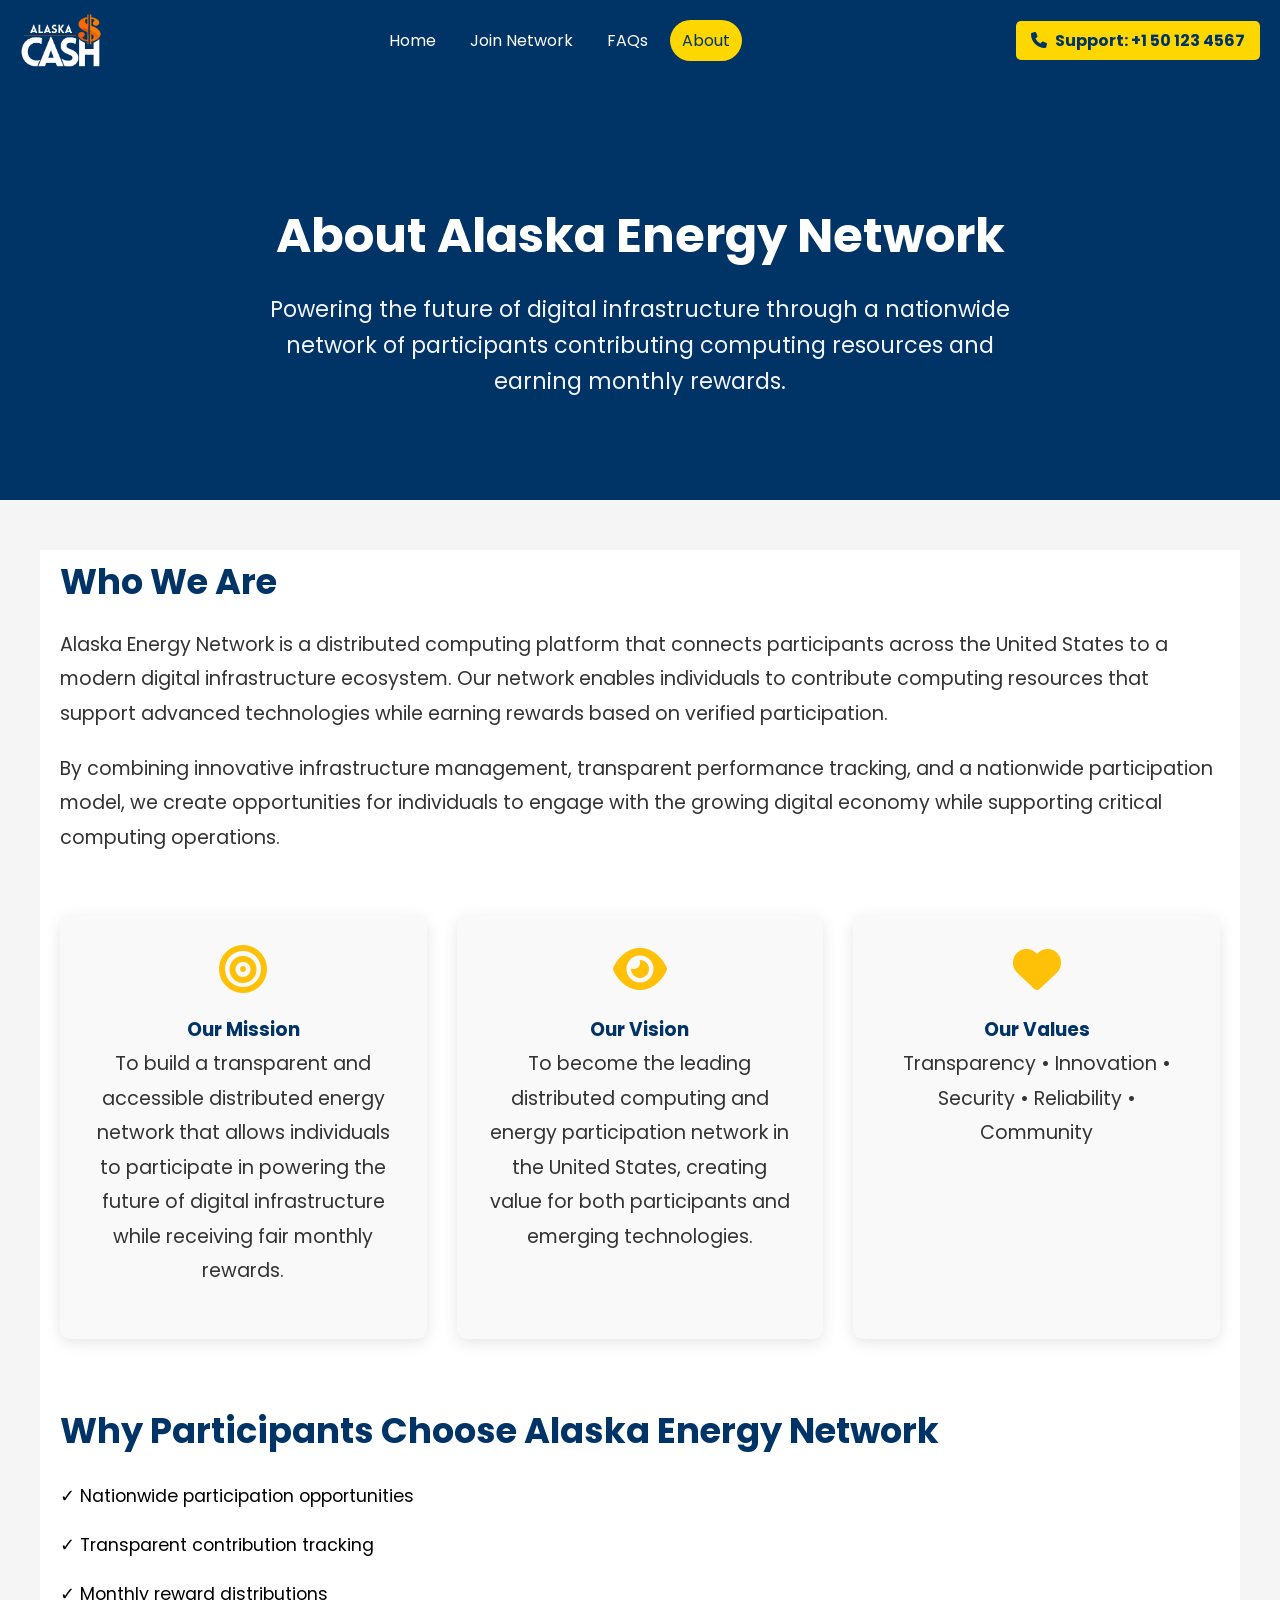
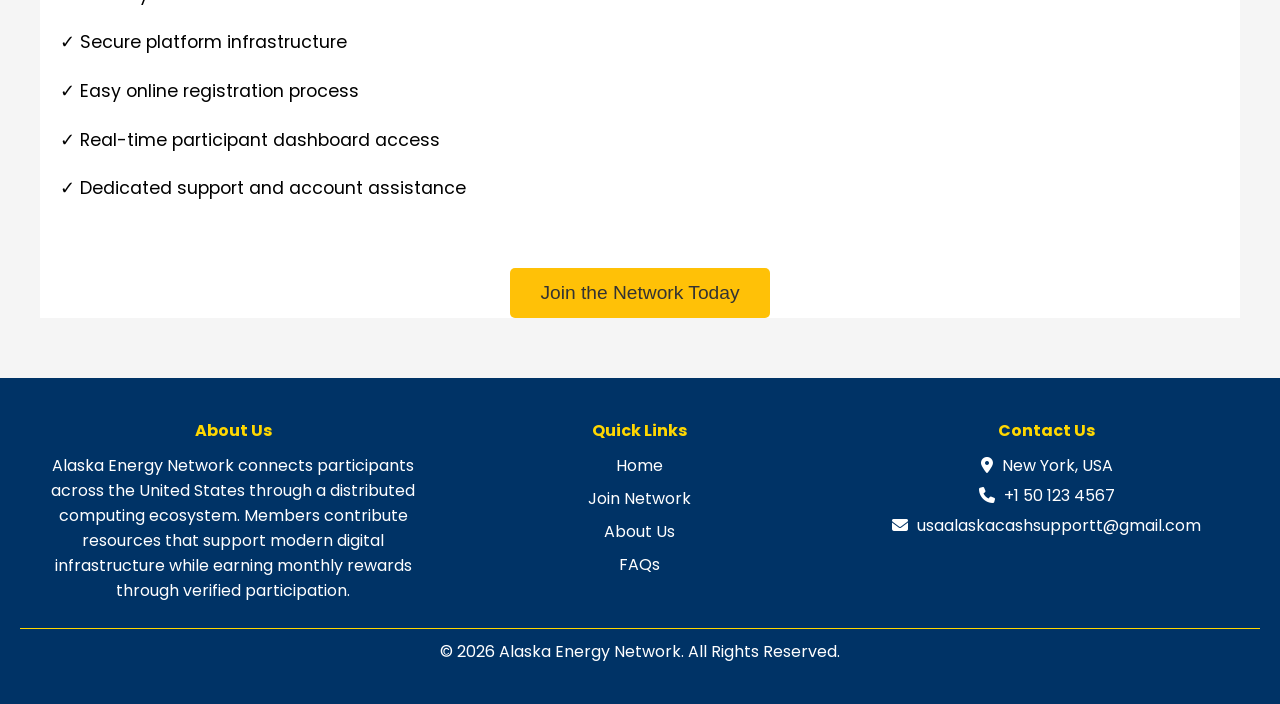
<file: about.html>
<!DOCTYPE html>
<html lang="en">
<head>
    <meta charset="UTF-8" />
    <meta name="viewport" content="width=device-width, initial-scale=1.0" />
    <title>About Us - Alaska Energy Network</title>

    <link rel="stylesheet" href="style.css" />
    <link rel="stylesheet" href="https://cdnjs.cloudflare.com/ajax/libs/font-awesome/6.7.2/css/all.min.css" />
    <link rel="stylesheet" href="https://fonts.googleapis.com/css2?family=Material+Symbols+Outlined" />

    <style>
        header {
            display: flex;
            align-items: center;
            justify-content: space-between;
            padding: 10px 20px;
            background: #003366;
            position: sticky;
            top: 0;
            z-index: 100;
        }

        .logo {
            display: flex;
            align-items: center;
            gap: 10px;
            font-size: 22px;
            font-weight: bold;
            color: #fff;
        }

        .logo-img {
            height: 55px;
            width: auto;
            object-fit: contain;
        }

        nav {
            display: flex;
        }

        nav.active {
            display: block;
        }

        .about-hero {
            background: #003366;
            color: white;
            padding: 120px 20px 100px;
            text-align: center;
        }

        .about-hero h1 {
            font-size: 3rem;
            margin: 0 0 20px 0;
            color: white;
        }

        .about-hero p {
            font-size: 1.4rem;
            max-width: 800px;
            margin: 0 auto;
            line-height: 1.6;
            color: white;
            opacity: 0.95;
        }

        .about-content {
            max-width: 1200px;
            margin: 50px auto;
            padding: 0 20px;
            line-height: 1.8;
        }

        .about-content h2 {
            color: #003366;
            margin-top: 40px;
            font-size: 2.2rem;
        }

        .mission-vision {
            display: grid;
            grid-template-columns: repeat(auto-fit, minmax(300px, 1fr));
            gap: 30px;
            margin: 60px 0;
        }

        .card {
            background: #f9f9f9;
            padding: 30px;
            border-radius: 10px;
            box-shadow: 0 4px 15px rgba(0,0,0,0.1);
            text-align: center;
        }

        .card i {
            font-size: 3rem;
            color: #FFC107;
            margin-bottom: 20px;
        }

        .cta-button {
            background-color: #FFC107;
            color: #333;
            border: none;
            padding: 14px 30px;
            font-size: 1.2rem;
            cursor: pointer;
            border-radius: 5px;
            transition: background-color 0.3s;
        }

        .cta-button a {
            text-decoration: none;
            color: #333;
        }

        .cta-button:hover {
            background-color: #FFCA2C;
        }
    </style>
</head>

<body>

<header>
    <div class="logo">
        <img src="../assets/logo.png" alt="Alaska Energy Network Logo" class="logo-img" />
    </div>

    <i class="fa-solid fa-bars fa-xl"></i>

    <nav>
        <ul>
            <li><a href="./index.html">Home</a></li>
            <li><a href="register.php">Join Network</a></li>
            <li><a href="./faqs.html">FAQs</a></li>
            <li><a href="./about.html" class="active">About</a></li>
        </ul>
    </nav>

    <div class="phone">
        <a href="tel:+1501234567">
            <i class="fa-solid fa-phone"></i>
            Support: +1 50 123 4567
        </a>
    </div>
</header>

<section class="about-hero">
    <h1>About Alaska Energy Network</h1>

    <p>
        Powering the future of digital infrastructure through a nationwide
        network of participants contributing computing resources and earning
        monthly rewards.
    </p>
</section>

<section class="about-content">

    <h2>Who We Are</h2>

    <p>
        Alaska Energy Network is a distributed computing platform that connects
        participants across the United States to a modern digital infrastructure
        ecosystem. Our network enables individuals to contribute computing
        resources that support advanced technologies while earning rewards
        based on verified participation.
    </p>

    <p>
        By combining innovative infrastructure management, transparent
        performance tracking, and a nationwide participation model, we create
        opportunities for individuals to engage with the growing digital
        economy while supporting critical computing operations.
    </p>

    <div class="mission-vision">

        <div class="card">
            <i class="fa-solid fa-bullseye"></i>

            <h3>Our Mission</h3>

            <p>
                To build a transparent and accessible distributed energy network
                that allows individuals to participate in powering the future of
                digital infrastructure while receiving fair monthly rewards.
            </p>
        </div>

        <div class="card">
            <i class="fa-solid fa-eye"></i>

            <h3>Our Vision</h3>

            <p>
                To become the leading distributed computing and energy
                participation network in the United States, creating value for
                both participants and emerging technologies.
            </p>
        </div>

        <div class="card">
            <i class="fa-solid fa-heart"></i>

            <h3>Our Values</h3>

            <p>
                Transparency • Innovation • Security • Reliability • Community
            </p>
        </div>

    </div>

    <h2>Why Participants Choose Alaska Energy Network</h2>

    <ul style="line-height: 2.2; font-size: 1.1em;">
        <li>✓ Nationwide participation opportunities</li>
        <li>✓ Transparent contribution tracking</li>
        <li>✓ Monthly reward distributions</li>
        <li>✓ Secure platform infrastructure</li>
        <li>✓ Easy online registration process</li>
        <li>✓ Real-time participant dashboard access</li>
        <li>✓ Dedicated support and account assistance</li>
    </ul>

    <div style="text-align: center; margin: 60px 0;">
        <button class="cta-button">
            <a href="register.php">
                Join the Network Today
            </a>
        </button>
    </div>

</section>

<footer>

    <div class="footer-container">

        <div class="footer-section">
            <h4>About Us</h4>

            <p>
                Alaska Energy Network connects participants across the United
                States through a distributed computing ecosystem. Members
                contribute resources that support modern digital infrastructure
                while earning monthly rewards through verified participation.
            </p>
        </div>

        <div class="footer-section">
            <h4>Quick Links</h4>

            <ul>
                <li><a href="index.html">Home</a></li>
                <li><a href="register.php">Join Network</a></li>
                <li><a href="about.html">About Us</a></li>
                <li><a href="faqs.html">FAQs</a></li>
            </ul>
        </div>

        <div class="footer-section">
            <h4>Contact Us</h4>

            <p>
                <i class="fa-solid fa-location-dot"></i>
                New York, USA
            </p>

            <p>
                <i class="fa-solid fa-phone"></i>
                <a href="tel:+1501234567">+1 50 123 4567</a>
            </p>

            <p>
                <i class="fa-solid fa-envelope"></i>
                <a href="mailto:usaalaskacashsupportt@gmail.com">
                    usaalaskacashsupportt@gmail.com
                </a>
            </p>
        </div>

    </div>

    <div class="footer-bottom">
        <p>&copy; 2026 Alaska Energy Network. All Rights Reserved.</p>
    </div>

</footer>

<script>
    const menuIcon = document.querySelector('.fa-bars');
    const navMenu = document.querySelector('nav');

    menuIcon.addEventListener('click', () => {
        navMenu.classList.toggle('active');
    });
</script>

</body>
</html>
</file>
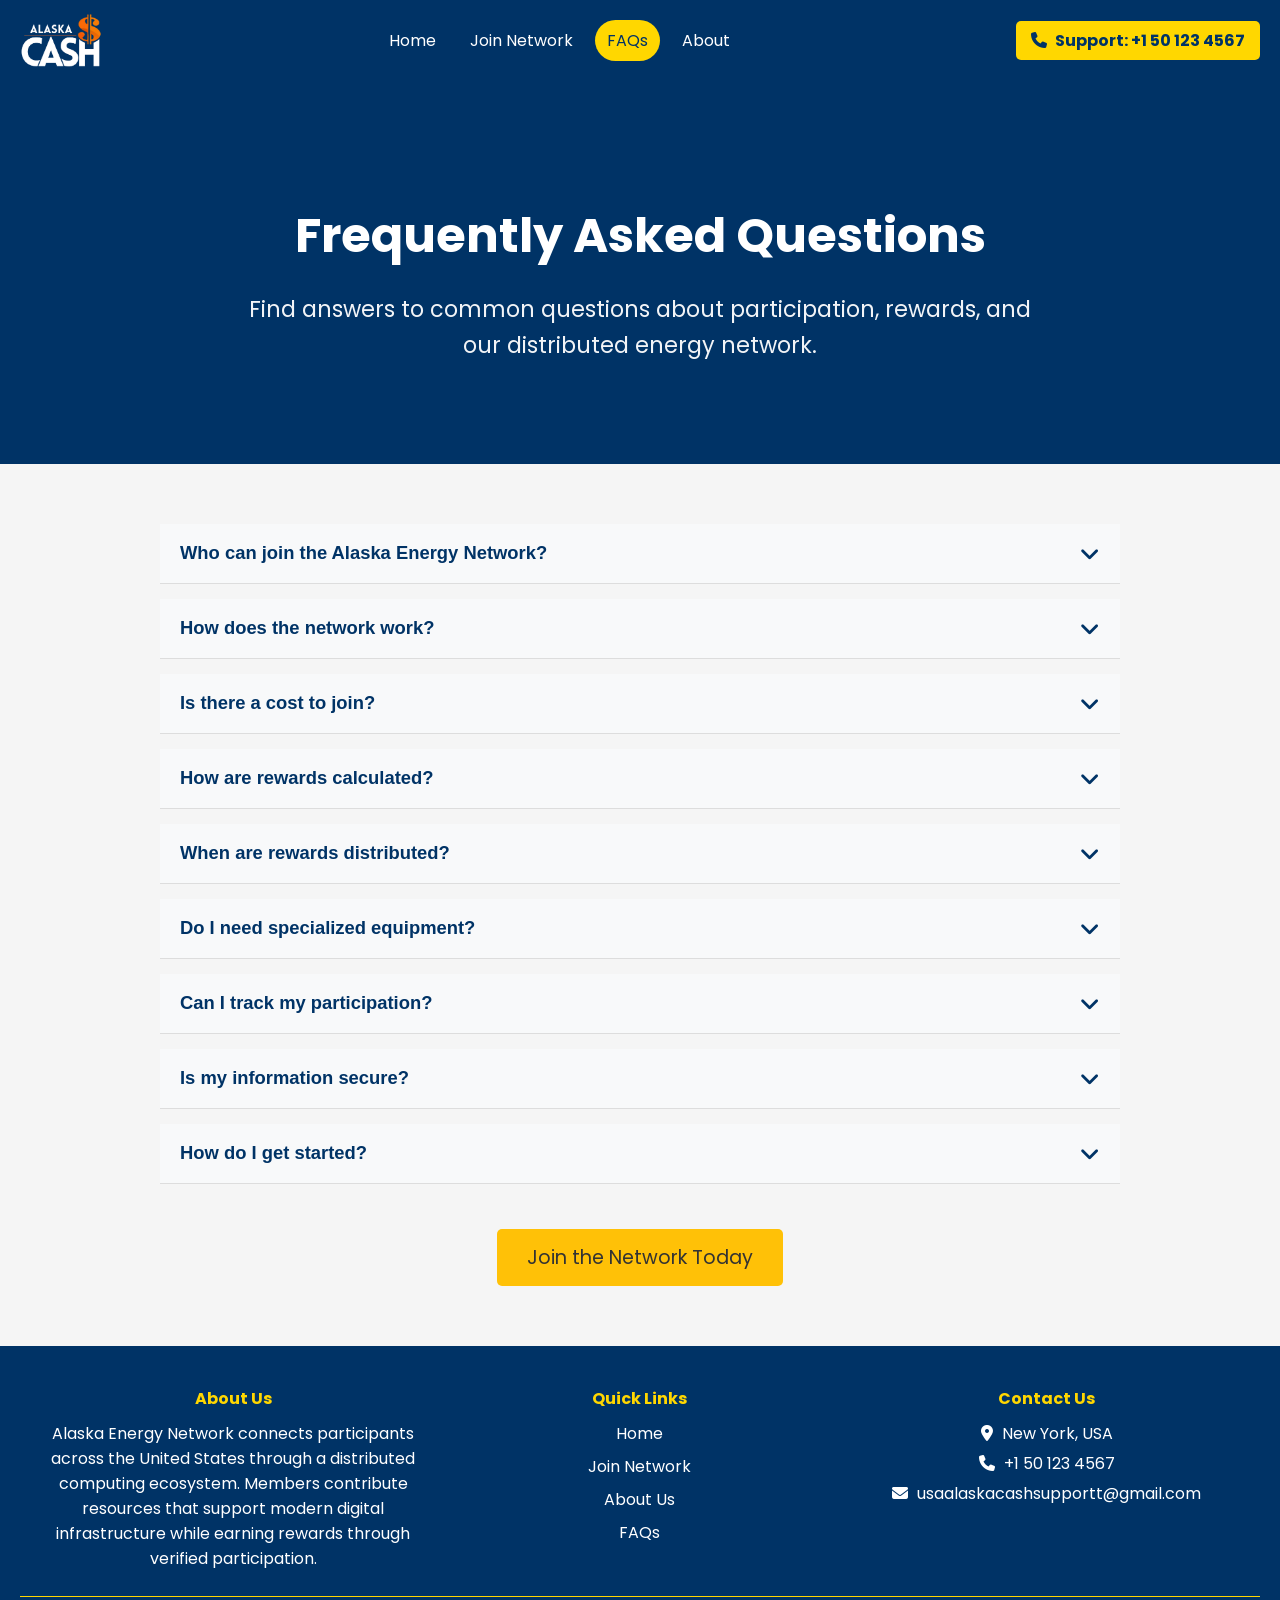
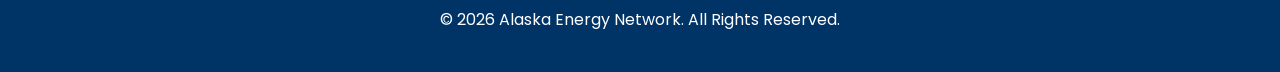
<file: faqs.html>
<!DOCTYPE html>
<html lang="en">
<head>
    <meta charset="UTF-8" />
    <meta name="viewport" content="width=device-width, initial-scale=1.0" />
    <title>FAQs - Alaska Energy Network | Frequently Asked Questions</title>

    <link rel="stylesheet" href="style.css" />
    <link rel="stylesheet" href="https://cdnjs.cloudflare.com/ajax/libs/font-awesome/6.7.2/css/all.min.css" />

    <style>
        header {
            display: flex;
            align-items: center;
            justify-content: space-between;
            padding: 10px 20px;
            background: #003366;
            position: sticky;
            top: 0;
            z-index: 100;
        }

        .logo {
            display: flex;
            align-items: center;
            gap: 10px;
            font-size: 22px;
            font-weight: bold;
            color: #fff;
        }

        .logo-img {
            height: 55px;
            width: auto;
            object-fit: contain;
        }

        nav {
            display: flex;
        }

        nav.active {
            display: block;
        }

        .faqs-hero {
            background: #003366;
            color: white;
            padding: 120px 20px 100px;
            text-align: center;
        }

        .faqs-hero h1 {
            font-size: 3rem;
            margin: 0 0 20px 0;
            color: white;
        }

        .faqs-hero p {
            font-size: 1.4rem;
            max-width: 800px;
            margin: 0 auto;
            line-height: 1.6;
            color: white;
            opacity: 0.95;
        }

        .faqs-container {
            max-width: 1000px;
            margin: 60px auto;
            padding: 0 20px;
        }

        .faq-item {
            margin-bottom: 15px;
            border-bottom: 1px solid #ddd;
        }

        .faq-question {
            width: 100%;
            text-align: left;
            padding: 18px 20px;
            background: #f8f9fa;
            border: none;
            font-size: 1.15rem;
            font-weight: 600;
            cursor: pointer;
            display: flex;
            justify-content: space-between;
            align-items: center;
            color: #003366;
            transition: background 0.3s;
        }

        .faq-question:hover {
            background: #e9ecef;
        }

        .faq-question::after {
            content: '\f107';
            font-family: 'Font Awesome 6 Free';
            font-weight: 900;
            font-size: 1.4rem;
        }

        .faq-question.active::after {
            content: '\f106';
        }

        .faq-answer {
            padding: 0 20px;
            max-height: 0;
            overflow: hidden;
            transition: max-height 0.4s ease, padding 0.4s ease;
            background: #fff;
        }

        .faq-answer p {
            padding: 20px 0;
            line-height: 1.7;
            color: #444;
        }

        .faq-answer.active {
            max-height: 500px;
            padding: 0 20px 20px;
        }

        .cta-button {
            background-color: #FFC107;
            color: #333;
            border: none;
            padding: 14px 30px;
            font-size: 1.2rem;
            cursor: pointer;
            border-radius: 5px;
            transition: background-color 0.3s;
            display: inline-block;
            text-decoration: none;
            margin-top: 30px;
        }

        .cta-button:hover {
            background-color: #FFCA2C;
        }
    </style>
</head>

<body>

<header>
    <div class="logo">
        <img src="../assets/logo.png" alt="Alaska Energy Network Logo" class="logo-img" />
    </div>

    <i class="fa-solid fa-bars fa-xl"></i>

    <nav>
        <ul>
            <li><a href="./index.html">Home</a></li>
            <li><a href="register.php">Join Network</a></li>
            <li><a href="./faqs.html" class="active">FAQs</a></li>
            <li><a href="./about.html">About</a></li>
        </ul>
    </nav>

    <div class="phone">
        <a href="tel:+1501234567">
            <i class="fa-solid fa-phone"></i>
            Support: +1 50 123 4567
        </a>
    </div>
</header>

<section class="faqs-hero">
    <h1>Frequently Asked Questions</h1>
    <p>
        Find answers to common questions about participation,
        rewards, and our distributed energy network.
    </p>
</section>

<div class="faqs-container">

    <div class="faq-item">
        <button class="faq-question">
            Who can join the Alaska Energy Network?
        </button>
        <div class="faq-answer">
            <p>
                Any eligible U.S. resident with access to a compatible device
                and internet connection may apply to participate in the network,
                subject to verification and regional availability.
            </p>
        </div>
    </div>

    <div class="faq-item">
        <button class="faq-question">
            How does the network work?
        </button>
        <div class="faq-answer">
            <p>
                Participants contribute computing resources that help support
                digital infrastructure and network operations. Contributions are
                measured through our monitoring systems and may qualify for
                monthly rewards based on verified activity.
            </p>
        </div>
    </div>

    <div class="faq-item">
        <button class="faq-question">
            Is there a cost to join?
        </button>
        <div class="faq-answer">
            <p>
                Registration is simple and accessible. Any participation
                requirements, eligibility criteria, or operational costs will be
                clearly disclosed during the registration process.
            </p>
        </div>
    </div>

    <div class="faq-item">
        <button class="faq-question">
            How are rewards calculated?
        </button>
        <div class="faq-answer">
            <p>
                Rewards are based on verified participation metrics,
                network activity, contribution levels, and regional
                performance factors.
            </p>
        </div>
    </div>

    <div class="faq-item">
        <button class="faq-question">
            When are rewards distributed?
        </button>
        <div class="faq-answer">
            <p>
                Eligible participants receive reward distributions on
                a monthly basis according to the network's payout
                schedule and verification process.
            </p>
        </div>
    </div>

    <div class="faq-item">
        <button class="faq-question">
            Do I need specialized equipment?
        </button>
        <div class="faq-answer">
            <p>
                Most participants can get started using compatible
                computing devices. Specific technical requirements
                will be provided during registration.
            </p>
        </div>
    </div>

    <div class="faq-item">
        <button class="faq-question">
            Can I track my participation?
        </button>
        <div class="faq-answer">
            <p>
                Yes. Participants receive access to a dashboard where
                they can monitor activity, contribution metrics,
                reward eligibility, and account information in real time.
            </p>
        </div>
    </div>
    <div class="faq-item">
        <button class="faq-question">
            Is my information secure?
        </button>
        <div class="faq-answer">
            <p>
                Absolutely. We use industry-standard security measures,
                encryption technologies, and privacy protections to safeguard
                participant information and network data.
            </p>
        </div>
    </div>

    <div class="faq-item">
        <button class="faq-question">
            How do I get started?
        </button>
        <div class="faq-answer">
            <p>
                Simply create an account, complete the verification process,
                and follow the setup instructions provided within your
                participant dashboard.
            </p>
        </div>
    </div>

    <div style="text-align: center;">
        <a href="register.php" class="cta-button">
            Join the Network Today
        </a>
    </div>

</div>

<footer>
    <div class="footer-container">

        <div class="footer-section">
            <h4>About Us</h4>
            <p>
                Alaska Energy Network connects participants across the United
                States through a distributed computing ecosystem. Members
                contribute resources that support modern digital infrastructure
                while earning rewards through verified participation.
            </p>
        </div>

        <div class="footer-section">
            <h4>Quick Links</h4>
            <ul>
                <li><a href="index.html">Home</a></li>
                <li><a href="register.php">Join Network</a></li>
                <li><a href="about.html">About Us</a></li>
                <li><a href="faqs.html">FAQs</a></li>
            </ul>
        </div>

        <div class="footer-section">
            <h4>Contact Us</h4>

            <p>
                <i class="fa-solid fa-location-dot"></i>
                New York, USA
            </p>

            <p>
                <i class="fa-solid fa-phone"></i>
                <a href="tel:+1501234567">+1 50 123 4567</a>
            </p>

            <p>
                <i class="fa-solid fa-envelope"></i>
                <a href="mailto:usaalaskacashsupportt@gmail.com">
                    usaalaskacashsupportt@gmail.com
                </a>
            </p>
        </div>

    </div>

    <div class="footer-bottom">
        <p>&copy; 2026 Alaska Energy Network. All Rights Reserved.</p>
    </div>
</footer>

<script>
    // Mobile Menu
    const menuIcon = document.querySelector('.fa-bars');
    const navMenu = document.querySelector('nav');

    menuIcon.addEventListener('click', () => {
        navMenu.classList.toggle('active');
    });

    // FAQ Accordion
    document.querySelectorAll('.faq-question').forEach(button => {

        button.addEventListener('click', () => {

            const answer = button.nextElementSibling;
            const isActive = button.classList.contains('active');

            document.querySelectorAll('.faq-question')
                .forEach(btn => btn.classList.remove('active'));

            document.querySelectorAll('.faq-answer')
                .forEach(ans => ans.classList.remove('active'));

            if (!isActive) {
                button.classList.add('active');
                answer.classList.add('active');
            }

        });

    });
</script>

</body>
</html>
</file>
<file: style.css>
@import url('https://fonts.googleapis.com/css2?family=Poppins:ital,wght@0,100;0,200;0,300;0,400;0,500;0,600;0,700;0,800;0,900;1,100;1,200;1,300;1,400;1,500;1,600;1,700;1,800;1,900&display=swap');


:root {
    --primary-color: #003366;
    --secondary-color: #FFD700;
    --background-color: #F5F5F5;
    --cta-buttons: #228B22;
    --text-color: #333333;
}

* {
    margin: 0;
    padding: 0;
    box-sizing: border-box;
}
body {
    font-family: 'Poppins', sans-serif;
    background-color: var(--background-color);
}

header {
    width: 100%;
    height: 80px;
    background-color: var(--primary-color);

    display: flex;
    justify-content: space-between;
    align-items: center;
    padding: 0 120px;
}

.logo {
    color: white;
    font-size: 1.5rem;
    font-weight: bold;
}

i.fa-bars {
    display: none;
}

nav ul {
    list-style-type: none;
    display: flex;
}

nav ul li a {
    display: block;
    color: #fff;
    font-size: 1rem;
    padding: 8px 12px;
    border-radius: 50px;
    -webkit-border-radius: 50px;
    -moz-border-radius: 50px;
    -ms-border-radius: 50px;
    -o-border-radius: 50px;
    transition:0.2s ease-in-out;
    -webkit-transition:0.2s ease-in-out;
    -moz-transition:0.2s ease-in-out;
    -ms-transition:0.2s ease-in-out;
    -o-transition:0.2s ease-in-out;

    margin: 0 5px;
    text-decoration: none;
}

nav ul li a:hover {
    background-color: var(--secondary-color);
    color: var(--primary-color);
}

nav ul li a.active {
    background-color: var(--secondary-color);
    color: var(--primary-color);
}



/* HEADER */

/* 00 COMMENT 000 */
/* header {
    display: flex;
    justify-content: space-between;
    align-items: center;
    height: 80px;
    padding: 0 50px;
    background-color: var(--primary-color);
} */


/* .logo {
    color: white;
} */

/* nav ul {
    list-style-type: none;
    display: flex;
} */


/* nav ul li a{
    padding: 10px;
    margin: 5px;
    text-decoration: none;
    color: white;
} */

/* nav ul li a.active, nav ul li a:hover {
    color: var(--secondary-color);
    transition: .5s;
    -webkit-transition: .5s;
    -moz-transition: .5s;
    -ms-transition: .5s;
    -o-transition: .5s;
} */

.phone.fa-phone, .phone {
    color: var(--secondary-color);

}

.fa-phone {
    margin-right: 5px;
}

/* .fa-caret-down {
    color: white;
    margin-left: 8px;
} */

/* nav ul li {
    position: relative;
} */

/* 00 END OF COMMENTS 00 */

/* dropdown section */
/* #drop-down {
    display: flex;
    flex-direction: column;

    position: absolute;
    width: 100px;
    background-color: red;

    left: -50%;
} */

/* nav ul li ul#drop-down li {
    display: block;
} */
/* 
nav ul li ul#drop-down{
    width: 100%;
    position: absolute;
    z-index: 999;
    display: none;
} */

/* nav ul li:hover ul#drop-down {
    display: block;
} */

/* 00 END OF 000 */

/* DROPDOWN */
/* .dropdown {
    position: relative;
}

.submenu {
    display: none;
    position: absolute;
    top: 100%;
    left: 0;
    background-color: #0a3d62;
    min-width: 160px;
    border-radius: 5px;
    box-shadow: 0 4px 6px rgba(0, 0, 0, 0.2);
    list-style-type: none;
    padding: 0;
}

.submenu li a {
    color: white;
    padding: 10px;
    display: block;
}

.submenu li a:hover {
    background-color: var(--secondary-color);
    color: var(--text-color);
} */

/* Show submenu on hover */
.dropdown:hover .submenu {
    display: block;
}



.checkbtn #btn, .checkbtn #cancel {
    font-size: 30px;
    float: right;
    line-height: 80px;
    cursor: pointer;
    display: none;
}

#check {
    display: none;
}

.fa-location-dot, .footer-section.fa-phone, .fa-envelope{
    margin-right: 5px;
}

.phone a {
    background-color: var(--secondary-color); 
    color: var(--primary-color); 
    padding: 8px 15px;
    text-decoration: none;
    font-weight: bold;
    border-radius: 5px;
    transition: background 0.3s ease-in-out;
}

.phone a:hover {
    background-color: var(--cta-buttons); 
    color: white;
} 




.login-btn {
    display: none;
    background-color: var(--secondary-color);
    padding: 8px 20px;
    color: var(--text-color);
    border-radius: 12px;
    text-decoration: none;
    /*display: inline-block;
    */transition: background 0.3s ease;
    font-weight: bold;
    border: solid 1px var(--secondary-color);
    /*padding: 12px 24px;
    */
    -webkit-border-radius: 12px;
    -moz-border-radius: 12px;
    -ms-border-radius: 12px;
    -o-border-radius: 12px;
}

.login-btn:hover {
    background-color: #ebd453;
}

.login-btn a {
    text-decoration: none;
    color: var(--text-color);
}



/* HERO SECTION */
.hero {

    background-color: var(--primary-color);
    color: white;
    padding: 60px 20px;

}

.hero-container {
    max-width: 1100px;
    margin: 0 auto;
    display: flex;
    align-items: center;
    justify-content: center;
}

.hero p {
    color: white;
}

.hero-content {
    display: flex;
    align-items: center;
    gap: 40px;

    flex-wrap: wrap;
    justify-content: center;
}



.hero-text {
    flex: 1;
    max-width: 50%;
}

.hero-text h1 {
    font-size: 2.1rem;
    font-weight: bold;
    margin-bottom: 15px;
}

.hero-text p {
    font-size: 1.1rem;
    margin-bottom: 20px;
}

.btn {
    /* background-color: #f39c12; */
    /* background-color: #EFE7DA; */
    background-color: var(--secondary-color);
    color: var(--text-color);
    font-size: 1.1rem;
    font-weight: bold;
    padding: 12px 24px;
    border-radius: 8px;
    text-decoration: none;
    display: inline-block;
    transition: background 0.3s ease;
}

.btn:hover {
    background-color: #fccf4a;
}

.hero-image {
    flex: 1;
    text-align: right;

    /* flex-basis: 100%; */
}

.hero-image img {
    max-width: 100%;
    height: auto;
    border-radius: 10px;
}



@media (max-width:768px){

    
   
    /* i.fa-bars {
        display: block;
        font-size: 1.5rem;
        color: white;
        cursor: pointer;

        position: absolute;
        top: 40px;
        right: 40px;
}
    nav {
        position: absolute;
        top: 80px;
        right: 0;
        width: 100vw;
        background-color: var(--primary-color);
        transition: 0.2s ease in ease-in-out    ;
        -webkit-transition: 0.2s ease in ease-in-out    ;
        -moz-transition: 0.2s ease in ease-in-out    ;
        -ms-transition: 0.2s ease in ease-in-out    ;
        -o-transition: 0.2s ease in ease-in-out    ;

        display: block;
} */
}

/* HOW IT WORKS SECTION */

.fa-1, .fa-2, .fa-3 {
    color: #fff;
    /* background-color: var(--primary-color); */
    /* padding: 40px; */
    
}
.dimensions {
    width: 100px;
    height: 100px;
    background-color: var(--primary-color);

    display: flex;
    align-items: center;
    justify-content: center;

    border-radius: 50%;
    -webkit-border-radius: 50%;
    -moz-border-radius: 50%;
    -ms-border-radius: 50%;
    -o-border-radius: 50%;

    text-align: center;

    margin: 0 auto;
    

}
h2 {
    font-size: 2.5rem;
    font-weight: bold;
    margin-bottom: 30px;
    /* color: #0a3d62; */
    color: var(--primary-color)
}

.how-it-works {
    background-color: #f4f4f4;
    text-align: center;
    padding: 90px 20px 110px 20px;
}

.container, .container-loan-container {
    max-width: 1000px;
    margin: 0 auto;
}


.container-loan-container h1 {
    text-align: center;
}

.container-loan-container p {
    margin: 0;
    text-align: center;
    margin-bottom: 30px;
    font-size: 1rem;
    font-weight: bold;
    
}
.how-it-works-container {
    max-width: 1000px;
    margin: 0 auto;
}
.steps {
    display: grid;
    grid-template-columns: repeat(auto-fit, minmax(300px, 1fr));
    gap: 2rem;
}

.step {
    background-color: white;
    border-radius: 8px;
    box-shadow: 0 4px 6px rgba(0, 0, 0, 0.1);
    overflow: hidden;
    transition: box-shadow 0.3s ease;
    display: flex;
    flex-direction: column;
    border-top: 4px solid var(--primary-color);
    padding: 30px;
}


/* @media (max-width: 768px){
    .steps {
        display: flex;
        flex-direction: column;
        justify-content: center;
    }

    .step {
        align-self: center;
    }
} */
/* .steps {
    display: flex;
    justify-content: space-between;
    gap: 20px;
    flex-wrap: wrap;
}

.step {
    background: white;
    padding: 20px;
    border-radius: 10px;
    box-shadow: 0 4px 8px rgba(0, 0, 0, 0.1);
    width: 30%;
    min-width: 250px;
    transition: transform 0.3s ease;

    text-align: center;
    display: flex;
    justify-content: center;
    flex-direction: column;
} */



/* .step:hover {
    transform: translateY(-5px);
}

.step-icon {
    font-size: 2.5rem;
    margin-bottom: 15px;
}

.step h3 {
    font-size: 1.5rem;
    margin-bottom: 10px;
    color: var(--primary-color);
} */

p {
    font-size: 1rem;
    color: var(--text-color);
    /* color: #555; */
}


.material-symbols-outlined {
  font-variation-settings:
  'FILL' 0,
  'wght' 400,
  'GRAD' 0,
  'opsz' 24
}

.material-symbols-outlined {
    font-size: 36px;
}


/* FEATURES */
.accordion {
    /* width: 900px; */
    max-width: 900px;
    margin: 30px auto;
}

@media (min-width: 1200px){
    
}

.small-container {
    /* background-color: #6200B3; */
    background-color: var(--primary-color);
    padding: 60px 50px;
    color: white;
    text-align: center;
}
.small-container p {
    color: white;
    font-size: 1.1rem !important;
}

.small-container h1 {
    font-size: 2rem !important;
}

/* #features {
    display: flex;
    flex-direction: column;
    justify-content: center;
} */

.footer-section ul li a {
    text-decoration: underline;
}


/* ABOUT CSS *//* General Styles */
/* body {
    font-family: Arial, sans-serif;
    margin: 0;
    padding: 0;
    color: #333;
    background-color: #f4f4f4;
} */

.container-about {
    max-width: 900px;
    margin: 0 auto;
    padding: 20px;
}

.container-about p{
    color: white;
}
/* Hero Section */
.about-hero {
    /* background-color: #6200B3; */
    background-color: var(--primary-color);
    color: white;
    text-align: center;
}



.about-hero p {
    font-size: 1.2rem;
}

/* About Content */
.about-content {
    background: white;
    padding: 50px 20px;
    max-width: 1200px;
    margin: 0 auto;
    /* text-align: center; */
}

.about-content h2 {
    /* color: #0a3d62; */
    color: var(--primary-color);
    font-size: 2rem;
    margin-bottom: 15px;

}

.about-content p {
    font-size: 1.2rem;
    margin-bottom: 20px;
    color: var(--text-color);
}

.about-content ul {
    list-style: none;
    padding: 0;
}

.about-content ul li {
    font-size: 1.1rem;
    margin: 10px 0;
}

/* Call to Action */
.call-to-action {
    /* background-color: #f39c12;
    text-align: center;
    padding: 50px 20px;
    color: var(--text-color);

    display: flex;
    flex-direction: column; */

    background-color: #f39c12;
    color: white;
    text-align: center;
    padding: 40px 20px;
    border-radius: 12px;
    box-shadow: 0 4px 10px rgba(0, 0, 0, 0.2);
    margin: 20px auto;
    max-width: 600px;
}

.call-to-action h2 {
    font-size: 2rem;
    margin-bottom: 10px;
}

.call-to-action .btn {
    display: inline-block;
    background: var(--primary-color);
    /*color: #f39c12;
    */color: #fff;
    font-size: 1.2rem;
    font-weight: bold;
    padding: 12px 24px;
    border-radius: 8px;
    text-decoration: none;
    margin-top: 10px;
    transition: background 0.3s ease;
    -webkit-transition: background 0.3s ease;
    -moz-transition: background 0.3s ease;
    -ms-transition: background 0.3s ease;
    -o-transition: background 0.3s ease;
}

.call-to-action .btn:hover {
    background: #fff3e0;
}




/* APPLY CSS */


/* Container */
.container-loan {
    display: flex;
    max-width: 1100px;
    margin: 40px auto;
    gap: 20px;
}

/* Loan Application Section */
.loan-form-container {
    flex: 2;
    background: white;
    padding: 30px;
    border-radius: 10px;
    box-shadow: 0 4px 8px rgba(0, 0, 0, 0.1);
}

.loan-form-container h2, h3 {
    /* color: #0a3d62; */
    color: var(--primary-color)
}

.loan-type {
    display: flex;
    gap: 10px;
    margin-bottom: 20px;
}

.loan-btn {
    /* background: #f39c12; */
    background-color: var(--secondary-color);
    color: var(--text-color);
    border: none;
    padding: 10px 15px;
    cursor: pointer;
    border-radius: 5px;
}

/* .loan-btn.active {
    background: #e67e22;
} */

/* Forms */
.loan-form {
    display: block;
}

.hidden {
    display: none;
}

form label {
    display: block;
    margin-top: 10px;
    font-weight: bold;
}

input, select, textarea {
    width: 100%;
    padding: 10px;
    margin-top: 5px;
    border: 1px solid #ccc;
    border-radius: 5px;
}

.submit-btn {
    /* background: #0a3d62; */
    background: #082b46;
    color: white;
    padding: 10px 15px;
    border: none;
    cursor: pointer;
    margin-top: 15px;
    border-radius: 5px;
}

.submit-btn:hover {
    background: #082b46;
}

/* Membership Section */
.membership-section {
    flex: 1;
    /* background: #0a3d62; */
    color: var(--primary-color);
    color: white;
    padding: 30px;
    border-radius: 10px;
    text-align: center;
}

.membership-section .btn {
    /* background: #f39c12; */
    background-color: var(--secondary-color);
    color: white;
    padding: 10px 15px;
    text-decoration: none;
    display: inline-block;
    margin-top: 15px;
    border-radius: 5px;
}

.membership-section .btn:hover {
    background: #e67e22;
}

/* MEMBERSHIP */


/* Membership Application Section */
.membership-application {
    background-color: white;
    padding: 40px;
    border-radius: 10px;
    box-shadow: 0 4px 8px rgba(0, 0, 0, 0.1);
    text-align: center;
}

@media (max-width: 768px){
    
}

.application-form-container h2 {
    /* color: #0a3d62; */
    color: var(--primary-color);
    margin-bottom: 20px;
    margin-top: 12px;
}

.application-form-container p {
    font-size: 1.2rem;
    margin-bottom: 30px;
}

/* Form Styling */
.application-form-container form {
    display: flex;
    flex-direction: column;
    gap: 20px;
    text-align: left;
}

.application-form-container form label {
    font-weight: bold;
    font-size: 1.1rem;
}

.application-form-container form input, select {
    padding: 10px;
    font-size: 1rem;
    width: 100%;
    border: 1px solid #ccc;
    border-radius: 5px;
}

.application-form-container .submit-btn {
    /* background-color: #0a3d62; */
    color: var(--primary-color);
    color: white;
    padding: 12px 20px;
    font-size: 1.2rem;
    font-weight: bold;
    border: none;
    cursor: pointer;
    border-radius: 5px;
    transition: background-color 0.3s ease;
}

.application-form-container .submit-btn:hover {
    /* background-color: #082b46; */
    background-color: var(--primary-color);
}


/* Loan & Savings Plans Section */
.plans {
    text-align: center;
    padding: 50px 20px;
    background-color: #fff; /* Light Gray */
}

.plans h2 {
    color: #003366; /* Deep Blue */
    font-size: 32px;
    margin-bottom: 10px;
}

.plans p {
    color: #333333; /* Dark Gray */
    font-size: 18px;
    margin-bottom: 30px;
}

/* Plans Container */
.plans-container {
    display: flex;
    justify-content: center;
    gap: 30px;
    flex-wrap: wrap;
}

/* Individual Plan Card */
.plan-card {
    background-color: white;
    border-radius: 8px;
    padding: 20px;
    width: 300px;
    box-shadow: 0px 4px 8px rgba(0, 0, 0, 0.1);
    text-align: left;
    border-top: 5px solid #003366; /* Blue border for style */
}

.plan-card h3 {
    color: #003366; /* Deep Blue */
    font-size: 24px;
}

.plan-card p {
    color: #555555; /* Slightly lighter text */
    font-size: 16px;
    margin-bottom: 15px;
}

/* Plan Features */
.plan-card ul {
    list-style: none;
    padding: 0;
}

.plan-card ul li {
    color: #228B22; /* Dark Green */
    font-size: 16px;
    margin-bottom: 8px;
}

/* Plan Button */
.plan-btn {
    display: inline-block;
    margin-top: 15px;
    padding: 10px 15px;
    background-color: #FFD700; /* Gold */
    color: #003366; /* Deep Blue */
    font-weight: bold;
    text-decoration: none;
    border-radius: 5px;
    transition: background 0.3s ease-in-out;
}

.plan-btn:hover {
    background-color: #228B22; /* Dark Green */
    color: white;
}




/* Footer Styles */
footer {
    background-color: var(--primary-color); /* Deep Blue */
    color: white;
    padding: 40px 20px;
    text-align: center;
}

.footer-container {
    /* display: flex;
    justify-content: space-between;
    flex-wrap: wrap;
    max-width: 1200px;
    margin: auto; */

    display: grid;
    grid-template-columns: repeat(auto-fit, minmax(220px, 1fr));
    gap: 20px;
    max-width: 1200px;
    margin: 0 auto;
}

@media (max-width: 768px){
   
}

/* .footer-section {
    flex: 1;
    min-width: 220px;
    padding: 10px;
} */

.footer-section h4 {
    color: var(--secondary-color); /* Gold */
    margin-bottom: 10px;
}

.footer-section ul {
    list-style: none;
    padding: 0;
}

.footer-section ul li {
    margin-bottom: 8px;
}

.footer-section ul li a {
    color: white;
    text-decoration: none;
}

.footer-section ul li a:hover {
    color: #FFD700; /* Gold */
}

.footer-section p {
    margin: 5px 0;
    color: white;
}

.footer-section a {
    color: white; /* Gold */
    text-decoration: none;
}

.footer-section a:hover {
    color: var(--secondary-color); /* Dark Green */
}

/* Social Media Icons */
.social-icons a {
    display: inline-block;
    margin: 5px;
}

.social-icons img {
    width: 24px;
    height: 24px;
}

/* Footer Bottom */
.footer-bottom {
    margin-top: 20px;
    padding-top: 10px;
    border-top: 1px solid var(--secondary-color);

}
.footer-bottom p {
    color: white;
}

.fa-brands {
    font-size: 30px;
}

@media (max-width: 1118px) {
    /* .logo {
        left: 8%;
    } */
}


@media (max-width: 925px) {
    /* header.logo {
        font-size: 30px;
        padding-left: 50px;
        left: 6%;
    }

    nav ul li a {
        font-size: 16px;
    } */
}
/* 
@media (max-width: 858px){
    #btn {
        display: block;
    }


    nav ul {
        position: fixed;
        width: 100%;
        height: 100vh;
        background-color: var(--primary-color);
        color: white;
        top: 80px;
        left: -100%;
        text-align: center;
        transition: all 0.5s;
        -webkit-transition: all 0.5s;
        -moz-transition: all 0.5s;
        -ms-transition: all 0.5s;
        -o-transition: all 0.5s;
    }
    nav ul li {
        display: block;
        margin: 50px 0;
    }

    nav ul li a {
        font-size: 20px;
    }

    nav ul li a:hover, nav ul li a.active {
        background: none;
        color: red;
    }

    #check:checked ~ nav ul {
        left: 0;
    }
} */


/* SECTION LOANS */
.container-loan-container {
    max-width: 1200px;
    /* margin: 0 auto; */
    margin-top: 35px;
    padding: 2rem;
}

.container-loan-container h1 {
    text-align: center;
    color: var(--primary-color);
    font-size: 2.5rem;
    /* margin-bottom: 2.5rem; */
}



.loan-grid {
    display: grid;
    grid-template-columns: repeat(auto-fit, minmax(300px, 1fr));
    gap: 2rem;
}

.loan-card {
    background-color: white;
    border-radius: 8px;
    box-shadow: 0 4px 6px rgba(0, 0, 0, 0.1);
    overflow: hidden;
    transition: box-shadow 0.3s ease;
    display: flex;
    flex-direction: column;
    border-top: 4px solid var(--primary-color);
}

.loan-card:hover {
    box-shadow: 0 10px 15px rgba(0, 0, 0, 0.2);
}

.loan-card-header {
    background: linear-gradient(to right, var(--primary-color), var(--primary-color-light));
    color: white;
    padding: 1.2rem;
}

.loan-card-title {
    margin: 0;
    font-size: 1.5rem;
    text-align: center;
}

.loan-card-content {
    padding: 1.5rem;
    flex-grow: 1;
}

.loan-card-description {
    color: #666;
    margin-bottom: 15px !important;
    text-align: left !important;
}

.feature-list {
    list-style-type: none;
    padding: 0;
    margin: 0;
}

.feature-item {
    display: flex;
    align-items: flex-start;
    margin-bottom: 0.5rem;
}

.feature-icon {
    color: #22c55e;
    margin-right: 0.5rem;
}

.loan-card-footer {
    padding: 1.5rem;
    text-align: center;
}

.apply-button {
    background-color: var(--primary-color);
    color: #fff;
    border: none;
    padding: 0.75rem 1.5rem;
    font-size: 1rem;
    border-radius: 4px;
    cursor: pointer;
    transition: background-color 0.3s ease;
    width: 100%;
}

.apply-button a {
    color: #fff;
    text-decoration: none;
}

.apply-button:hover {
    background-color: #135d96;
}

@media (max-width: 768px) {
    .loan-grid {
        grid-template-columns: 1fr;
    }
    header {
        padding: 0 30px;
        border-bottom: solid 1px #fff;
    }
    /* body {
        font-size: 16px;
    }
    h1 {
        font-size: 28px;
    }
    h2 {
        font-size: 24px;
    }
    button {
        font-size: 16px;
    } */
    .login-btn {
        display: block;
    }
    .hero {
        padding: 20px 5px;
        width: 100%;
    }

    .hero-container {
        margin: 0 5px;
    }
    .hero-content {
        flex-direction: column;
        width: 100%;

    }

    .hero-text {
        max-width: 100%;
        text-align: center;
        padding: 20px;
    }
    .hero-image {
        order: -1;
    }
    /* .phone {
        display: none;
    } */
    .hero p {
        width: 100%;
        font-size: 1rem;
    }

    .hero-text h1 {
        font-size: 1.4rem;
        padding: 5px;
    }

    .hero-text.btn {
        width: 100%;
        padding: 8px 12px;
        font-size: 1rem;
        font-weight: 400;
    }

    i.fa-bars {
        display: block;
        cursor: pointer;
        color: #fff;
    }

    nav {
        height: 0;
        position: absolute;
        top: 80px;
        left: 0;
        right: 0;
        width: 100vw;
        background: var(--primary-color);
        transition: 0.2s ease    ;
        -webkit-transition: 0.2s ease    ;
        -moz-transition: 0.2s ease    ;
        -ms-transition: 0.2s ease    ;
        -o-transition: 0.2s ease    ;
        overflow: hidden;

        z-index: 999;

    }
    nav.active {
        height: 300px;
    }

    nav ul {
        display: block;
        width: fit-content;
        margin: 30px auto 0 auto;
        text-align: center;
        transition: 0.5s    ;
        -webkit-transition: 0.5s    ;
        -moz-transition: 0.5s    ;
        -ms-transition: 0.5s    ;
        -o-transition: 0.5s    ;
        opacity: 0;
    }
    nav.active ul {
        opacity: 1;
    }
    nav ul li a {
        margin-bottom: 12px;
    }

    .phone {
        display: none;
    }

    .logo {
        display: none;
    }

    .faq-container {
        padding: 20px;
    }

    .about-content p, .about-content ul li {
        font-size: 1rem;
        padding: 8px;
    }

    .membership-application {
        padding: 20px;
    }
    .footer-container {
        grid-template-columns: 1fr;
        padding: 20px;
    }

    .member-info-container p {
        font-size: 1rem;
    }

    .cta-button {
        padding: 8px 16px;
        margin-top: 15px;
    }

    .step h3 {
        font-size: 1.3rem;
        margin: 10px 0;
    }

    .how-it-works h2 {
        font-size: 1.5rem;
        margin-bottom: 30px 0;
        /* margin-bottom: 10px; */
    }

    .how-it-works {
        padding-top: 50px;
    }

    .container-loan-container h1 {
        font-size: 1.8rem;
    }

    .footer-container h4 {
        font-size: 1.1rem;
    }
}




/* MEDIA QUERIES */
/* Extra Small (XS) – Mobile Phones (320px – 480px) */
@media (max-width: 480px) {
    /* body {
      font-size: 14px;
    }
    h1 {
      font-size: 24px;
    }
    h2 {
      font-size: 20px;
    }
    button {
      font-size: 14px;
    } */
  }
  
  /* Small (SM) – Large Mobile Phones (481px – 768px) */
  @media (min-width: 481px) and (max-width: 768px) {
    
  }
  
  /* Medium (MD) – Tablets & Small Laptops (769px – 1024px) */
  @media (min-width: 769px) and (max-width: 1024px) {
    /* body {
      font-size: 18px;
    }
    h1 {
      font-size: 32px;
    }
    h2 {
      font-size: 28px;
    }
    button {
      font-size: 18px;
    } */
    /* New */
    .phone {
        display: none;
    }
    header {
        padding: 0 40px;
    }
    .hero {
        padding: 60px 50px;
    }

    .hero-text h1 {
        font-size: 1.8rem;
    }

    .hero-text p {
        font-size: 1.2rem;
    }
    .btn {
        padding: 8px 16px;
        font-size: 1rem;
    }

    i.fa-bars {
        display: block;
        cursor: pointer;
        color: #fff;
    }

    nav {
        height: 0;
        position: absolute;
        top: 80px;
        left: 0;
        right: 0;
        width: 100vw;
        background: var(--primary-color);
        transition: 0.2s ease    ;
        -webkit-transition: 0.2s ease    ;
        -moz-transition: 0.2s ease    ;
        -ms-transition: 0.2s ease    ;
        -o-transition: 0.2s ease    ;
        overflow: hidden;

        z-index: 999;

    }
    nav.active {
        height: 300px;
    }

    nav ul {
        display: block;
        width: fit-content;
        margin: 30px auto 0 auto;
        text-align: center;
        transition: 0.5s    ;
        -webkit-transition: 0.5s    ;
        -moz-transition: 0.5s    ;
        -ms-transition: 0.5s    ;
        -o-transition: 0.5s    ;
        opacity: 0;
    }
    nav.active ul {
        opacity: 1;
    }
    nav ul li a {
        margin-bottom: 12px;
    }

    .hero h1, div.member-info-container h1, .container-loan-container h1 {
        font-size: 1.8rem;
    }
    .hero p, div.step p, .member-info-container p {
        font-size: 1rem;
    }

    .how-it-works h2, .about-content h2, .call-to-action h2 {
        font-size: 1.5rem;
    }

    div.step h3 {
        font-size: 1.2rem;
    }
    .loan-card-content li {
        font-size: 1rem;
        margin-left: 10px;
    }

    .how-it-works {
        padding: 50px;
    }
    /* button.cta-button {
        padding: 8px 16px;
        margin-top: 10px;
        font-size: 1rem;
        font-weight: bod;
    } */


    .faq-container {
        margin: 0 30px;
    }

    .about-content p, .about-content div li, .call-to-action p, .footer-section ul li a {
        font-size: 1rem;
    }
    .about-content div li {
        margin-left: 20px;
    }

    .call-to-action .btn {
        padding: 8px 16px;
        font-size: 1.1rem;
    }

    main.forms-grid {
        margin: 40px;
    }

    
   

   


  }
  
  /* Large (LG) – Desktops (1025px – 1440px) */
  @media (min-width: 1025px) and (max-width: 1440px) {
    /* body {
      font-size: 20px;
    }
    h1 {
      font-size: 36px;
    }
    h2 {
      font-size: 30px;
    }
    button {
      font-size: 18px;
    } */
    header {
        padding: 0 30px;
    }
    .accordion {
        width: 900px;
    }

    .loan-card-content li {
        font-size: 1rem;
    }

    .member-info-container p {
        font-size: 1rem;
    }

    .phone a {
        font-size: 1rem;
    }
    .footer-section li {
        font-size: 1rem;
    }

    .hero-text h1 {
        font-size: 2rem;
    }

    .hero-text p {
        font-size: 1rem;
    }

   
  }
  
  /* Extra Large (XL) – Large Screens & TVs (1441px and above) */
  @media (min-width: 1441px) {
    /* body {
      font-size: 22px;
    }
    h1 {
      font-size: 48px;
    }
    h2 {
      font-size: 36px;
    }
    button {
      font-size: 20px;
    } */

    .member-info-container p {
        font-size: 1.1rem;
    }

    .loan-card-content li {
        font-size: 1rem;
    }
    .footer-section li {
        font-size: 1rem;
    }
    .phone a {
        font-size: 1.05rem;
    }

    .cta-button {
        padding: 12px 24px;
    }
    .about-content p, .about-content div li {
        font-size: 1.05rem;
    }
    .about-content div li {
        margin-left: 20px;
    }
  }




  /* THIS IS A COMME */
</file>
